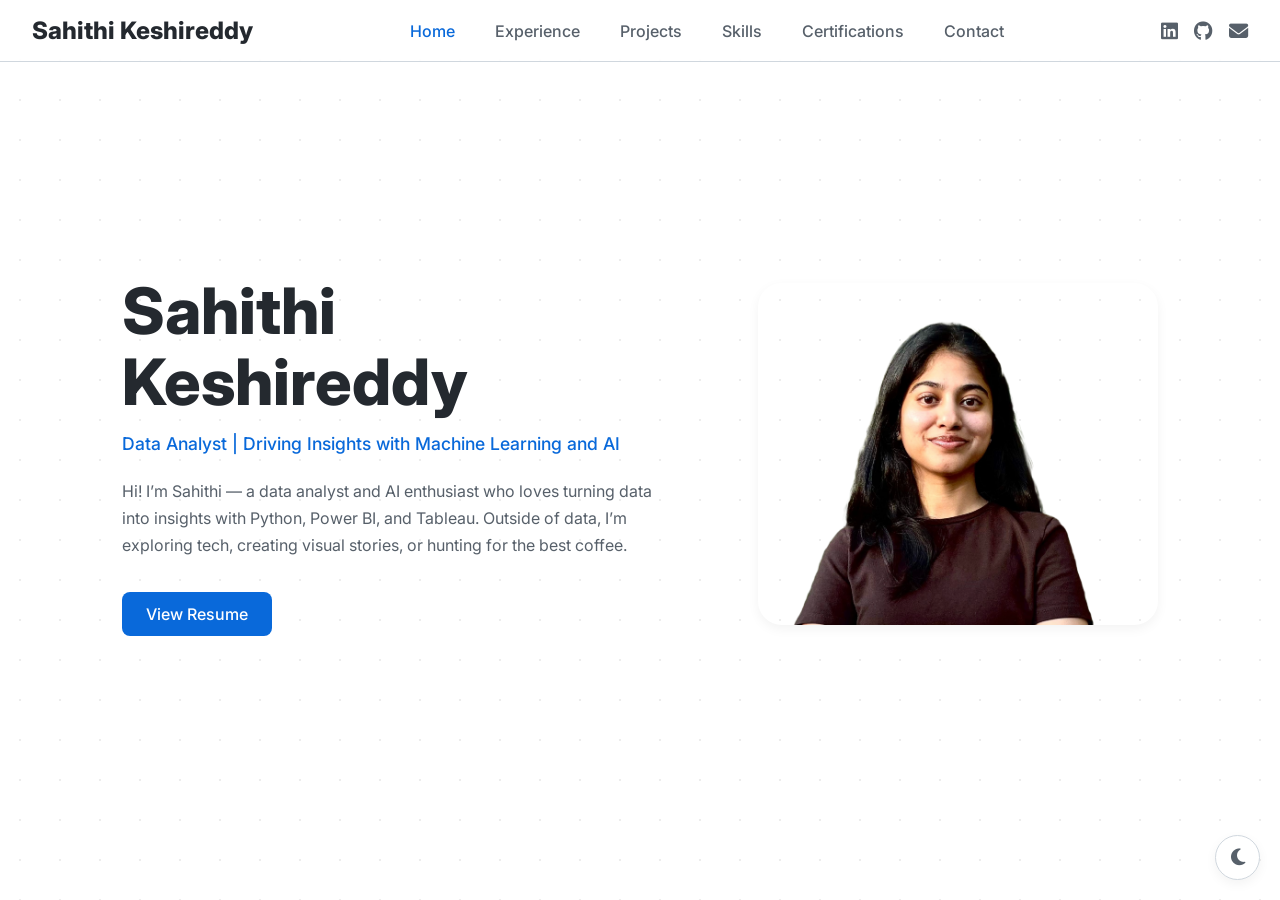
<file: index.html>
<!DOCTYPE html>
<html lang="en">
<head>
    <meta charset="UTF-8"><meta name="viewport" content="width=device-width, initial-scale=1.0"><title>Sahithi Keshireddy | Data Analyst</title><link rel="stylesheet" href="style.css"><link href="https://fonts.googleapis.com/css2?family=Inter:wght@400;500;700;800&display=swap" rel="stylesheet"><link rel="stylesheet" href="https://cdnjs.cloudflare.com/ajax/libs/font-awesome/6.4.0/css/all.min.css">
</head>
<body>

<header>
    <a href="index.html" class="signature">Sahithi Keshireddy</a>
    <nav><ul>
        <li><a href="index.html">Home</a></li>
        <li><a href="experience.html">Experience</a></li>
        <li><a href="projects.html">Projects</a></li>
        <li><a href="skills.html">Skills</a></li>
        <li><a href="certifications.html">Certifications</a></li>
        <li><a href="contact.html">Contact</a></li>
    </ul></nav>
    <div class="header-socials">
        <a href="https://linkedin.com/in/sahithikeshireddy" target="_blank" class="social-icon" title="LinkedIn"><i class="fab fa-linkedin"></i></a>
        <a href="https://github.com/ksahi" target="_blank" class="social-icon" title="GitHub"><i class="fab fa-github"></i></a>
        <a href="mailto:keshireddysahithi@outlook.com" class="social-icon" title="Email"><i class="fas fa-envelope"></i></a>
    </div>
</header>
<main>
    <div class="home-container">
        <div class="home-text animate-on-scroll">
            <h1>Sahithi Keshireddy</h1>
            <p class="subtitle">Data Analyst | Driving Insights with Machine Learning and AI</p>
            <p class="bio">Hi! I’m Sahithi — a data analyst and AI enthusiast who loves turning data into insights with Python, Power BI, and Tableau. Outside of data, I’m exploring tech, creating visual stories, or hunting for the best coffee.</p>
            <a href="experience.html" target="_blank" class="home-button">View Resume</a>
        </div>
        <div class="home-image animate-on-scroll">
            <img src="Adobe Express - file.png" alt="A professional headshot of Sahithi Keshireddy">
        </div>
    </div>
</main>
<button id="theme-toggle" title="Toggle theme"><i class="fas fa-moon"></i></button>
<script src="script.js"></script>

</body>
</html>
</file>
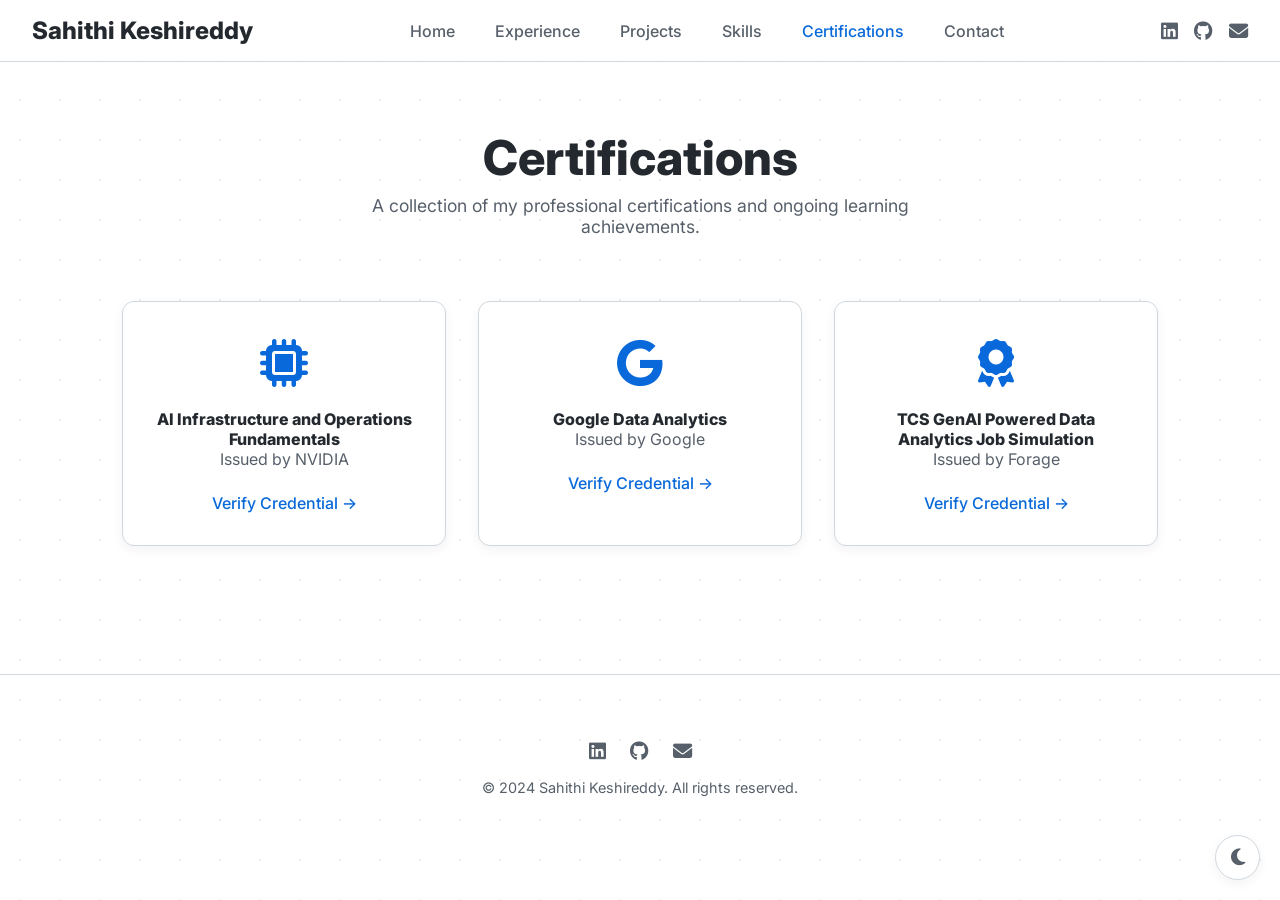
<file: certifications.html>
<!DOCTYPE html>
<html lang="en">
<head>
    <meta charset="UTF-8"><meta name="viewport" content="width=device-width, initial-scale=1.0"><title>Certifications | Sahithi Keshireddy</title><link rel="stylesheet" href="style.css"><link href="https://fonts.googleapis.com/css2?family=Inter:wght@400;500;700;800&display=swap" rel="stylesheet"><link rel="stylesheet" href="https://cdnjs.cloudflare.com/ajax/libs/font-awesome/6.4.0/css/all.min.css">
</head>
<body>
<header>
    <a href="index.html" class="signature">Sahithi Keshireddy</a>
    <nav><ul>
        <li><a href="index.html">Home</a></li>
        <li><a href="experience.html">Experience</a></li>
        <li><a href="projects.html">Projects</a></li>
        <li><a href="skills.html">Skills</a></li>
        <li><a href="certifications.html" class="active-link">Certifications</a></li>
        <li><a href="contact.html">Contact</a></li>
    </ul></nav>
    <div class="header-socials">
        <a href="https://linkedin.com/in/sahithikeshireddy" target="_blank" class="social-icon" title="LinkedIn"><i class="fab fa-linkedin"></i></a>
        <a href="https://github.com/ksahi" target="_blank" class="social-icon" title="GitHub"><i class="fab fa-github"></i></a>
        <a href="mailto:keshireddysahithi@outlook.com" class="social-icon" title="Email"><i class="fas fa-envelope"></i></a>
    </div>
</header>
<main>
    <div class="page-header animate-on-scroll">
        <h1>Certifications</h1>
        <p>A collection of my professional certifications and ongoing learning achievements.</p>
    </div>
    <section id="certifications-grid" style="padding-top: 0;">
        <div class="project-grid">
            <!-- V8 UPDATE: New Certification Content -->
            <div class="cert-card animate-on-scroll">
                <div class="cert-card-icon"><i class="fas fa-microchip"></i></div>
                <div class="cert-card-content">
                    <h4>AI Infrastructure and Operations Fundamentals</h4>
                    <p class="cert-issuer">Issued by NVIDIA</p>
                    <a href="#" class="cert-link" target="_blank">Verify Credential →</a>
                </div>
            </div>
            <div class="cert-card animate-on-scroll">
                <div class="cert-card-icon"><i class="fab fa-google"></i></div>
                <div class="cert-card-content">
                    <h4>Google Data Analytics</h4>
                    <p class="cert-issuer">Issued by Google</p>
                    <a href="#" class="cert-link" target="_blank">Verify Credential →</a>
                </div>
            </div>
            <div class="cert-card animate-on-scroll">
                <div class="cert-card-icon"><i class="fas fa-award"></i></div>
                <div class="cert-card-content">
                    <h4>TCS GenAI Powered Data Analytics Job Simulation</h4>
                    <p class="cert-issuer">Issued by Forage</p>
                    <a href="#" class="cert-link" target="_blank">Verify Credential →</a>
                </div>
            </div>
        </div>
    </section>
</main>
<footer>
    <div class="footer-socials">
        <a href="https://linkedin.com/in/sahithikeshireddy" target="_blank" class="social-icon" title="LinkedIn"><i class="fab fa-linkedin"></i></a>
        <a href="https://github.com/ksahi" target="_blank" class="social-icon" title="GitHub"><i class="fab fa-github"></i></a>
        <a href="mailto:keshireddysahithi@outlook.com" class="social-icon" title="Email"><i class="fas fa-envelope"></i></a>
    </div>
    <p>© 2024 Sahithi Keshireddy. All rights reserved.</p>
</footer>
<!-- V8 UPDATE: Relocated Theme Toggle -->
<button id="theme-toggle" title="Toggle theme"><i class="fas fa-moon"></i></button>
<script src="script.js"></script>
</body>
</html>
</file>
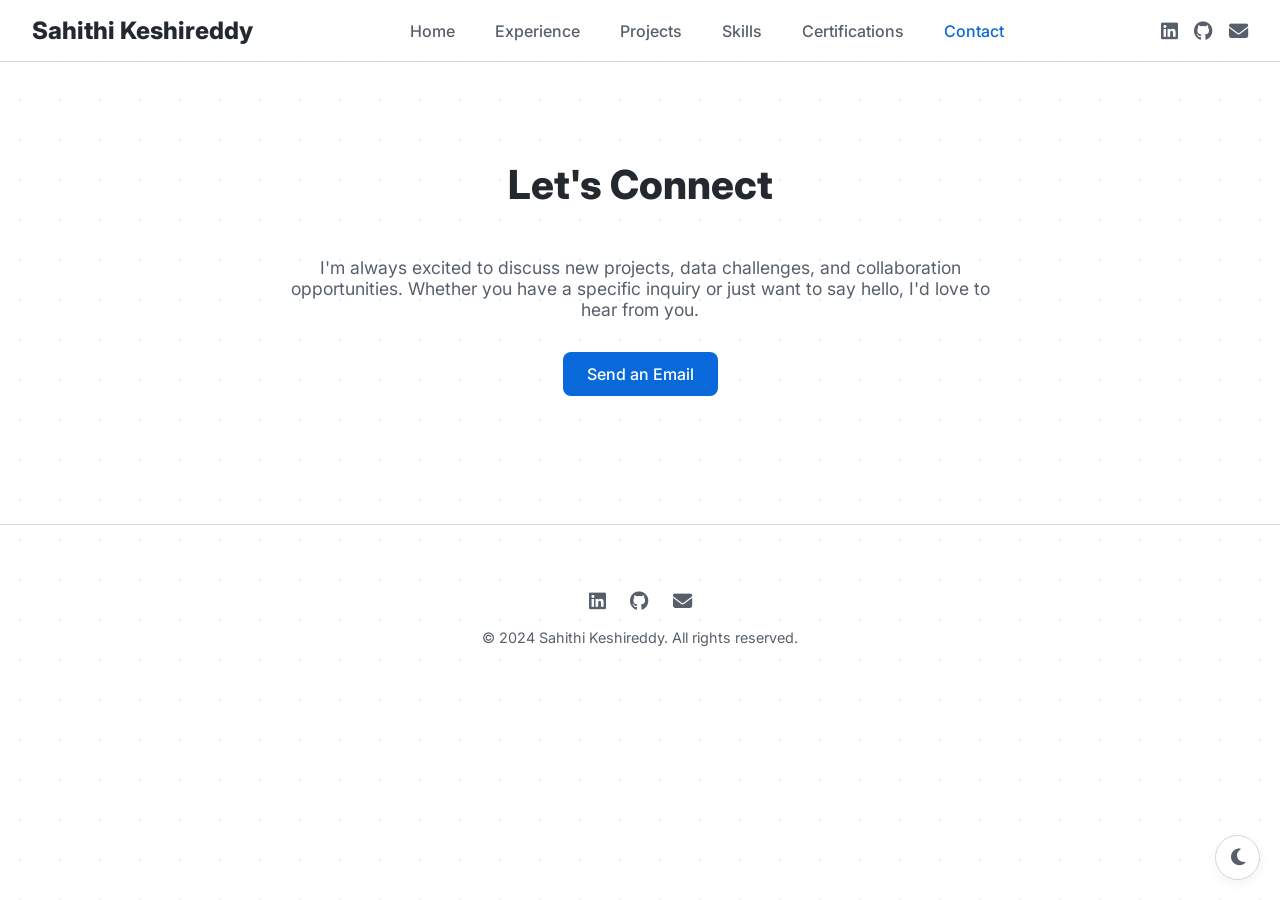
<file: contact.html>
<!DOCTYPE html>
<html lang="en">
<head>
    <meta charset="UTF-8"><meta name="viewport" content="width=device-width, initial-scale=1.0"><title>Contact | Sahithi Keshireddy</title><link rel="stylesheet" href="style.css"><link href="https://fonts.googleapis.com/css2?family=Inter:wght@400;500;700;800&display=swap" rel="stylesheet"><link rel="stylesheet" href="https://cdnjs.cloudflare.com/ajax/libs/font-awesome/6.4.0/css/all.min.css">
</head>
<body>
<header>
    <a href="index.html" class="signature">Sahithi Keshireddy</a>
    <nav><ul>
        <li><a href="index.html">Home</a></li>
        <li><a href="experience.html">Experience</a></li>
        <li><a href="projects.html">Projects</a></li>
        <li><a href="skills.html">Skills</a></li>
        <li><a href="certifications.html">Certifications</a></li>
        <li><a href="contact.html" class="active-link">Contact</a></li>
    </ul></nav>
    <div class="header-socials">
        <a href="https://linkedin.com/in/sahithikeshireddy" target="_blank" class="social-icon" title="LinkedIn"><i class="fab fa-linkedin"></i></a>
        <a href="https://github.com/ksahi" target="_blank" class="social-icon" title="GitHub"><i class="fab fa-github"></i></a>
        <a href="mailto:keshireddysahithi@outlook.com" class="social-icon" title="Email"><i class="fas fa-envelope"></i></a>
    </div>
</header>
<main>
    <section class="contact-section">
        <div class="contact-content animate-on-scroll">
            <h2 class="section-title">Let's Connect</h2>
            <p>I'm always excited to discuss new projects, data challenges, and collaboration opportunities. Whether you have a specific inquiry or just want to say hello, I'd love to hear from you.</p>
            <!-- V8 UPDATE: Button text changed for better alignment -->
            <a href="mailto:keshireddysahithi@outlook.com" class="home-button">Send an Email</a>
        </div>
    </section>
</main>
<footer>
    <div class="footer-socials">
        <a href="https://linkedin.com/in/sahithikeshireddy" target="_blank" class="social-icon" title="LinkedIn"><i class="fab fa-linkedin"></i></a>
        <a href="https://github.com/ksahi" target="_blank" class="social-icon" title="GitHub"><i class="fab fa-github"></i></a>
        <a href="mailto:keshireddysahithi@outlook.com" class="social-icon" title="Email"><i class="fas fa-envelope"></i></a>
    </div>
    <p>© 2024 Sahithi Keshireddy. All rights reserved.</p>
</footer>
<!-- V8 UPDATE: Relocated Theme Toggle -->
<button id="theme-toggle" title="Toggle theme"><i class="fas fa-moon"></i></button>
<script src="script.js"></script>
</body>
</html>
</file>
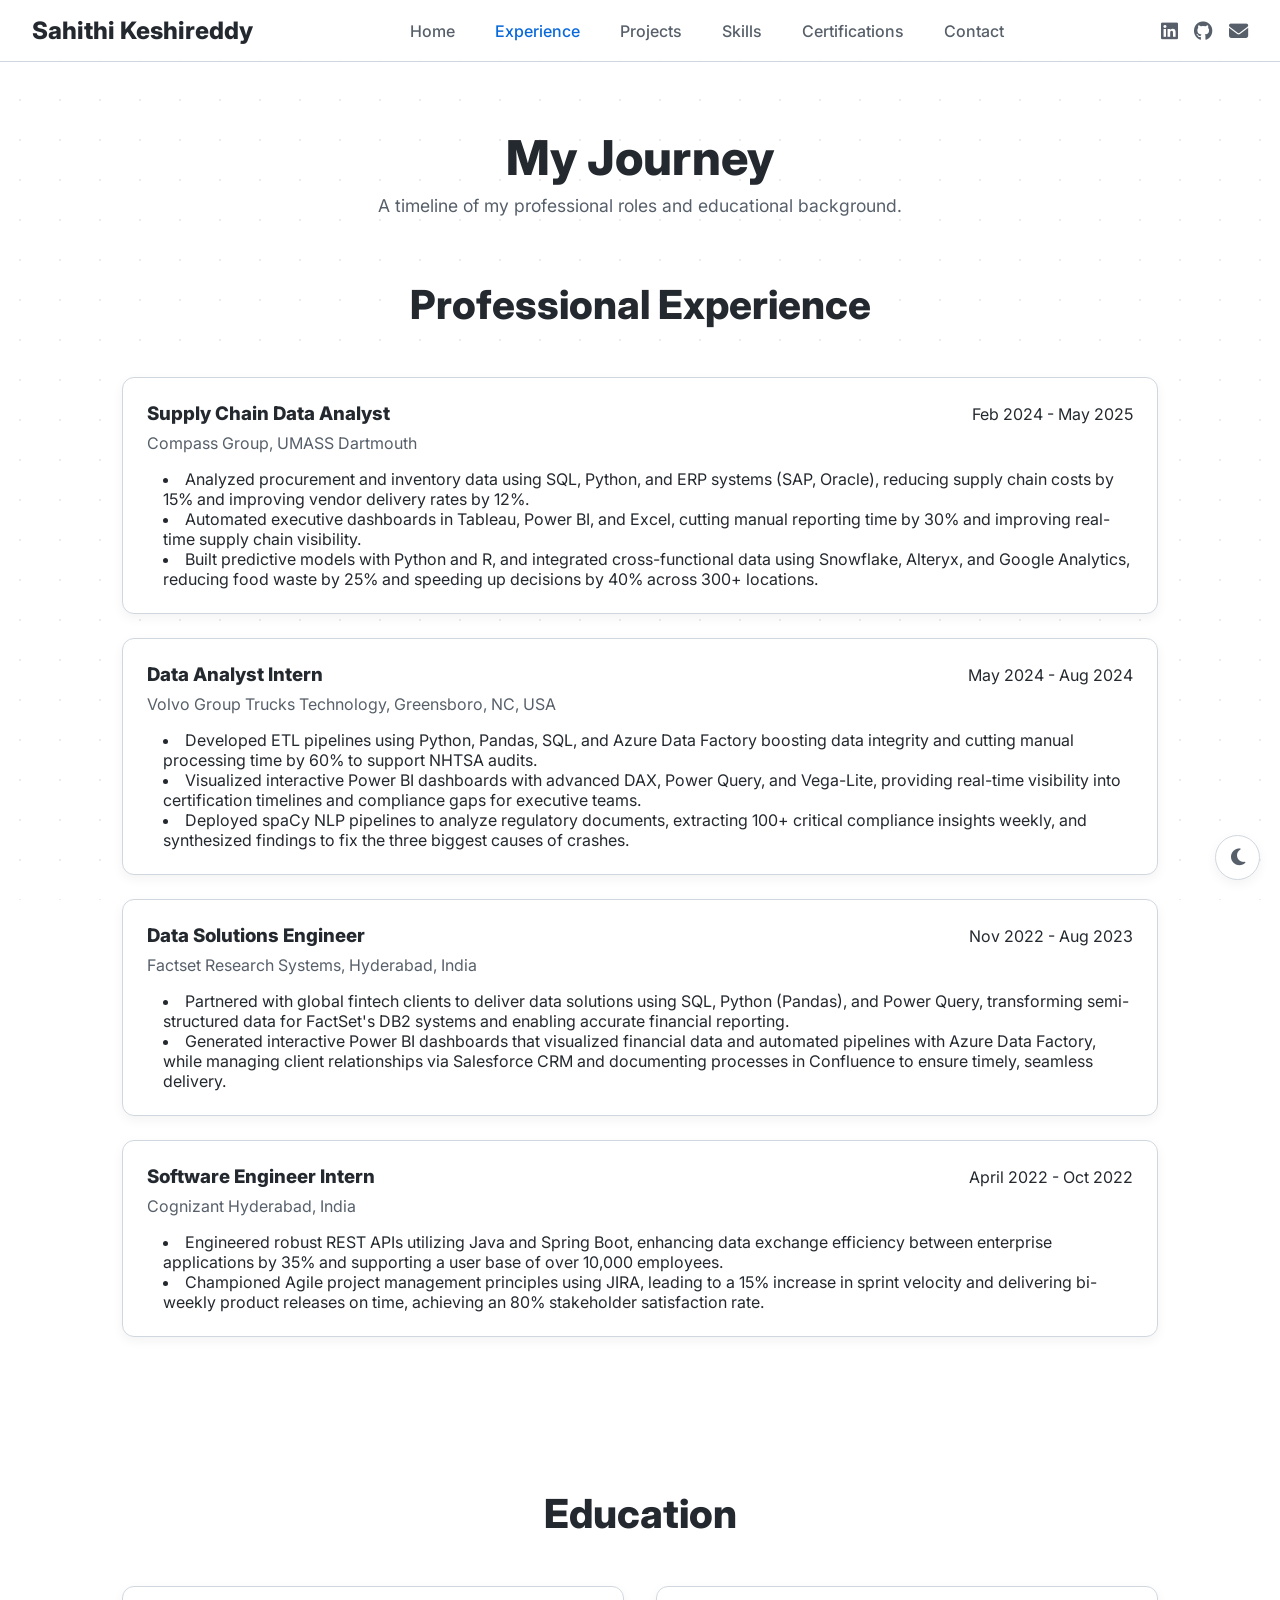
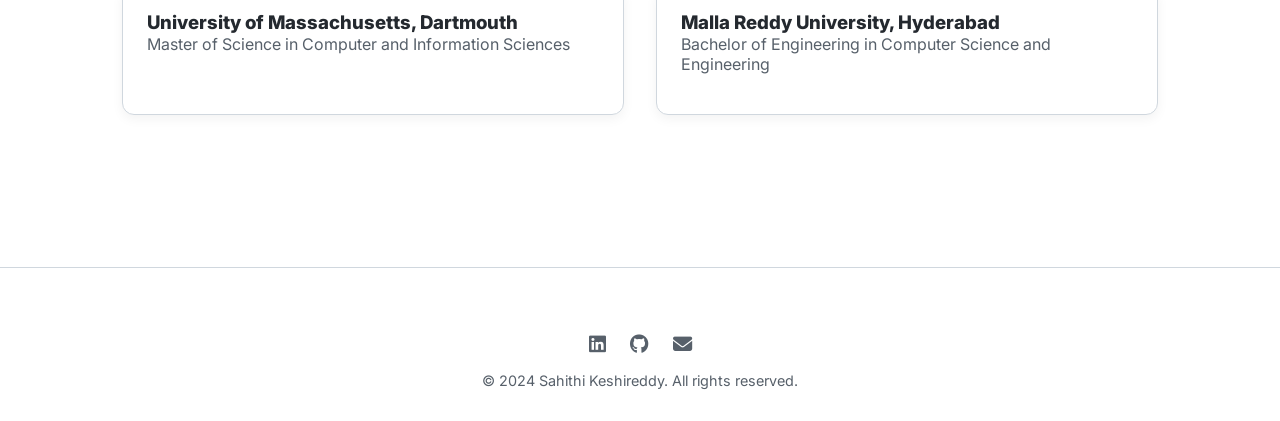
<file: experience.html>
<!DOCTYPE html>
<html lang="en">
<head>
    <meta charset="UTF-8"><meta name="viewport" content="width=device-width, initial-scale=1.0"><title>Experience | Sahithi Keshireddy</title><link rel="stylesheet" href="style.css"><link href="https://fonts.googleapis.com/css2?family=Inter:wght@400;500;700;800&display=swap" rel="stylesheet"><link rel="stylesheet" href="https://cdnjs.cloudflare.com/ajax/libs/font-awesome/6.4.0/css/all.min.css">
</head>
<body>

<header>
    <a href="index.html" class="signature">Sahithi Keshireddy</a>
    <nav><ul>
        <li><a href="index.html">Home</a></li>
        <li><a href="experience.html" class="active-link">Experience</a></li>
        <li><a href="projects.html">Projects</a></li>
        <li><a href="skills.html">Skills</a></li>
        <li><a href="certifications.html">Certifications</a></li>
        <li><a href="contact.html">Contact</a></li>
    </ul></nav>
    <div class="header-socials">
        <a href="https://linkedin.com/in/sahithikeshireddy" target="_blank" class="social-icon" title="LinkedIn"><i class="fab fa-linkedin"></i></a>
        <a href="https://github.com/ksahi" target="_blank" class="social-icon" title="GitHub"><i class="fab fa-github"></i></a>
        <a href="mailto:keshireddysahithi@outlook.com" class="social-icon" title="Email"><i class="fas fa-envelope"></i></a>
    </div>
</header>
<main>
    <div class="page-header animate-on-scroll"><h1>My Journey</h1><p>A timeline of my professional roles and educational background.</p></div>
    <section id="experience" style="padding-top:0;">
        <h2 class="section-title animate-on-scroll">Professional Experience</h2>
        <div class="timeline">
            <div class="timeline-item animate-on-scroll"><div class="item-header"><h3>Supply Chain Data Analyst</h3><span>Feb 2024 - May 2025</span></div><p class="item-meta">Compass Group, UMASS Dartmouth</p><div class="content"><ul><li>Analyzed procurement and inventory data using SQL, Python, and ERP systems (SAP, Oracle), reducing supply chain costs by 15% and improving vendor delivery rates by 12%.</li><li>Automated executive dashboards in Tableau, Power BI, and Excel, cutting manual reporting time by 30% and improving real-time supply chain visibility.</li><li>Built predictive models with Python and R, and integrated cross-functional data using Snowflake, Alteryx, and Google Analytics, reducing food waste by 25% and speeding up decisions by 40% across 300+ locations.</li></ul></div></div>
            <div class="timeline-item animate-on-scroll"><div class="item-header"><h3>Data Analyst Intern</h3><span>May 2024 - Aug 2024</span></div><p class="item-meta">Volvo Group Trucks Technology, Greensboro, NC, USA</p><div class="content"><ul><li>Developed ETL pipelines using Python, Pandas, SQL, and Azure Data Factory boosting data integrity and cutting manual processing time by 60% to support NHTSA audits.</li><li>Visualized interactive Power BI dashboards with advanced DAX, Power Query, and Vega-Lite, providing real-time visibility into certification timelines and compliance gaps for executive teams.</li><li>Deployed spaCy NLP pipelines to analyze regulatory documents, extracting 100+ critical compliance insights weekly, and synthesized findings to fix the three biggest causes of crashes.</li></ul></div></div>
            <div class="timeline-item animate-on-scroll"><div class="item-header"><h3>Data Solutions Engineer</h3><span>Nov 2022 - Aug 2023</span></div><p class="item-meta">Factset Research Systems, Hyderabad, India</p><div class="content"><ul><li>Partnered with global fintech clients to deliver data solutions using SQL, Python (Pandas), and Power Query, transforming semi-structured data for FactSet's DB2 systems and enabling accurate financial reporting.</li><li>Generated interactive Power BI dashboards that visualized financial data and automated pipelines with Azure Data Factory, while managing client relationships via Salesforce CRM and documenting processes in Confluence to ensure timely, seamless delivery.</li></ul></div></div>
            <div class="timeline-item animate-on-scroll"><div class="item-header"><h3>Software Engineer Intern</h3><span>April 2022 - Oct 2022</span></div><p class="item-meta">Cognizant Hyderabad, India</p><div class="content"><ul><li>Engineered robust REST APIs utilizing Java and Spring Boot, enhancing data exchange efficiency between enterprise applications by 35% and supporting a user base of over 10,000 employees.</li><li>Championed Agile project management principles using JIRA, leading to a 15% increase in sprint velocity and delivering bi-weekly product releases on time, achieving an 80% stakeholder satisfaction rate.</li></ul></div></div>
        </div>
    </section>

    <!-- V7 UPDATE: New Education Layout -->
    <section id="education">
        <h2 class="section-title animate-on-scroll">Education</h2>
        <div class="education-grid">
            <div class="timeline-item animate-on-scroll">
                <h3>University of Massachusetts, Dartmouth</h3>
                <p class="item-meta">Master of Science in Computer and Information Sciences</p>
            </div>
            <div class="timeline-item animate-on-scroll">
                <h3>Malla Reddy University, Hyderabad</h3>
                <p class="item-meta">Bachelor of Engineering in Computer Science and Engineering</p>
            </div>
        </div>
    </section>
</main>
<footer><div class="footer-socials"><a href="https://linkedin.com/in/sahithikeshireddy" target="_blank" class="social-icon" title="LinkedIn"><i class="fab fa-linkedin"></i></a><a href="https://github.com/ksahi" target="_blank" class="social-icon" title="GitHub"><i class="fab fa-github"></i></a><a href="mailto:keshireddysahithi@outlook.com" class="social-icon" title="Email"><i class="fas fa-envelope"></i></a></div><p>© 2024 Sahithi Keshireddy. All rights reserved.</p></footer>
<button id="theme-toggle" title="Toggle theme"><i class="fas fa-moon"></i></button>
<script src="script.js"></script>
</body>
</html>
</file>
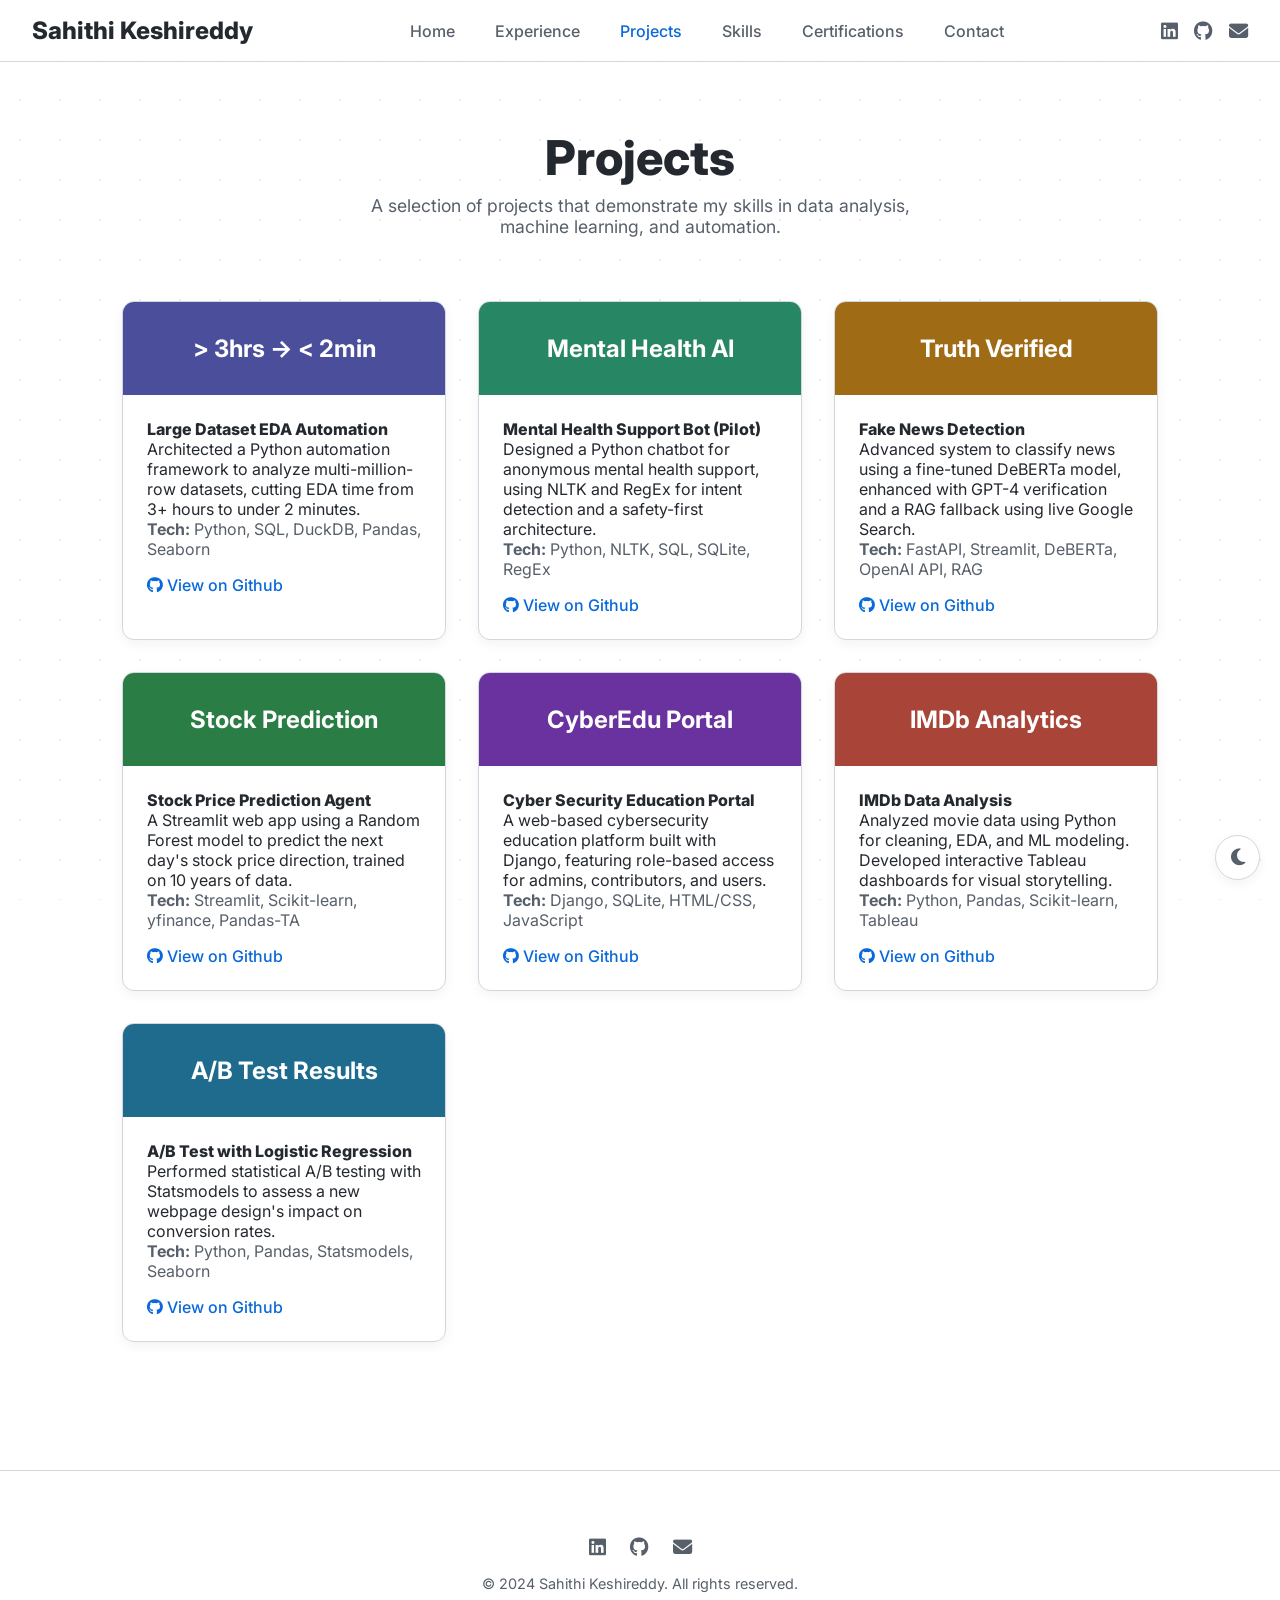
<file: projects.html>
<!DOCTYPE html>
<html lang="en">
<head>
    <meta charset="UTF-8"><meta name="viewport" content="width=device-width, initial-scale=1.0"><title>Projects | Sahithi Keshireddy</title><link rel="stylesheet" href="style.css"><link href="https://fonts.googleapis.com/css2?family=Inter:wght@400;500;700;800&display=swap" rel="stylesheet"><link rel="stylesheet" href="https://cdnjs.cloudflare.com/ajax/libs/font-awesome/6.4.0/css/all.min.css">
</head>
<body>

<header>
    <a href="index.html" class="signature">Sahithi Keshireddy</a>
    <nav><ul>
        <li><a href="index.html">Home</a></li>
        <li><a href="experience.html">Experience</a></li>
        <li><a href="projects.html">Projects</a></li>
        <li><a href="skills.html">Skills</a></li>
        <li><a href="certifications.html">Certifications</a></li>
        <li><a href="contact.html">Contact</a></li>
    </ul></nav>
    <div class="header-socials">
        <a href="https://linkedin.com/in/sahithikeshireddy" target="_blank" class="social-icon" title="LinkedIn"><i class="fab fa-linkedin"></i></a>
        <a href="https://github.com/ksahi" target="_blank" class="social-icon" title="GitHub"><i class="fab fa-github"></i></a>
        <a href="mailto:keshireddysahithi@outlook.com" class="social-icon" title="Email"><i class="fas fa-envelope"></i></a>
    </div>
</header>
<main>
    <div class="page-header animate-on-scroll"><h1>Projects</h1><p>A selection of projects that demonstrate my skills in data analysis, machine learning, and automation.</p></div>
    <section id="projects" style="padding-top: 0;"><div class="project-grid">
    
        <div class="project-card animate-on-scroll"><div class="project-banner" style="background: #4a4e9b;"><h3>> 3hrs → < 2min</h3></div><div class="project-content"><h4>Large Dataset EDA Automation</h4><p>Architected a Python automation framework to analyze multi-million-row datasets, cutting EDA time from 3+ hours to under 2 minutes.</p><div class="project-tech"><strong>Tech:</strong> Python, SQL, DuckDB, Pandas, Seaborn</div><a href="https://github.com/k-sahi/Large-Dataset-EDA-Automation" class="project-link" target="_blank"><i class="fab fa-github"></i> View on Github</a></div></div>
        
        <div class="project-card animate-on-scroll"><div class="project-banner" style="background: #278664;"><h3>Mental Health AI</h3></div><div class="project-content"><h4>Mental Health Support Bot (Pilot)</h4><p>Designed a Python chatbot for anonymous mental health support, using NLTK and RegEx for intent detection and a safety-first architecture.</p><div class="project-tech"><strong>Tech:</strong> Python, NLTK, SQL, SQLite, RegEx</div><a href="https://github.com/k-sahi/Mental-Health-Support-Bot-Mini-Pilot-" class="project-link" target="_blank"><i class="fab fa-github"></i> View on Github</a></div></div>
       
        <div class="project-card animate-on-scroll"><div class="project-banner" style="background: #9f6b15;"><h3>Truth Verified</h3></div><div class="project-content"><h4>Fake News Detection</h4><p>Advanced system to classify news using a fine-tuned DeBERTa model, enhanced with GPT-4 verification and a RAG fallback using live Google Search.</p><div class="project-tech"><strong>Tech:</strong> FastAPI, Streamlit, DeBERTa, OpenAI API, RAG</div><a href="https://github.com/k-sahi/Fake-news-detection" class="project-link" target="_blank"><i class="fab fa-github"></i> View on Github</a></div></div>
        
        <div class="project-card animate-on-scroll"><div class="project-banner" style="background: #2a7d45;"><h3>Stock Prediction</h3></div><div class="project-content"><h4>Stock Price Prediction Agent</h4><p>A Streamlit web app using a Random Forest model to predict the next day's stock price direction, trained on 10 years of data.</p><div class="project-tech"><strong>Tech:</strong> Streamlit, Scikit-learn, yfinance, Pandas-TA</div><a href="https://github.com/k-sahi/Stock-price-prediction" class="project-link" target="_blank"><i class="fab fa-github"></i> View on Github</a></div></div>
        
        <div class="project-card animate-on-scroll"><div class="project-banner" style="background: #6a329f;"><h3>CyberEdu Portal</h3></div><div class="project-content"><h4>Cyber Security Education Portal</h4><p>A web-based cybersecurity education platform built with Django, featuring role-based access for admins, contributors, and users.</p><div class="project-tech"><strong>Tech:</strong> Django, SQLite, HTML/CSS, JavaScript</div><a href="https://github.com/k-sahi/CyberEduPortal" class="project-link" target="_blank"><i class="fab fa-github"></i> View on Github</a></div></div>
        
        <div class="project-card animate-on-scroll"><div class="project-banner" style="background: #a94438;"><h3>IMDb Analytics</h3></div><div class="project-content"><h4>IMDb Data Analysis</h4><p>Analyzed movie data using Python for cleaning, EDA, and ML modeling. Developed interactive Tableau dashboards for visual storytelling.</p><div class="project-tech"><strong>Tech:</strong> Python, Pandas, Scikit-learn, Tableau</div><a href="https://github.com/k-sahi/IMDB-Data-Analysis" class="project-link" target="_blank"><i class="fab fa-github"></i> View on Github</a></div></div>
        
        <div class="project-card animate-on-scroll"><div class="project-banner" style="background: #1f6b8e;"><h3>A/B Test Results</h3></div><div class="project-content"><h4>A/B Test with Logistic Regression</h4><p>Performed statistical A/B testing with Statsmodels to assess a new webpage design's impact on conversion rates.</p><div class="project-tech"><strong>Tech:</strong> Python, Pandas, Statsmodels, Seaborn</div><a href="https://github.com/k-sahi/A-B_Test-with-Logistic-Regression" class="project-link" target="_blank"><i class="fab fa-github"></i> View on Github</a></div></div>
    </div></section>
</main>
<footer><div class="footer-socials"><a href="https://linkedin.com/in/sahithikeshireddy" target="_blank" class="social-icon" title="LinkedIn"><i class="fab fa-linkedin"></i></a><a href="https://github.com/ksahi" target="_blank" class="social-icon" title="GitHub"><i class="fab fa-github"></i></a><a href="mailto:keshireddysahithi@outlook.com" class="social-icon" title="Email"><i class="fas fa-envelope"></i></a></div><p>© 2024 Sahithi Keshireddy. All rights reserved.</p></footer>
<button id="theme-toggle" title="Toggle theme"><i class="fas fa-moon"></i></button>
<script src="script.js"></script>
</body>
</html>
</file>
<file: style.css>
/* --- style.css (V8.2 - With Reactive Background) --- */

/* VARIABLES & GENERAL STYLES */
:root {
    --bg-light: #ffffff;
    --bg-dark: #0d1117;
    --card-bg-light: #ffffff;
    --card-bg-dark: #161b22;
    --text-light: #24292f;
    --text-dark: #c9d1d9;
    --text-secondary-light: #57606a;
    --text-secondary-dark: #8b949e;
    --highlight-color: #0969da;
    --border-color-light: #d0d7de;
    --border-color-dark: #30363d;
    --shadow-light: 0 4px 12px rgba(0,0,0,0.05);
    --shadow-dark: 0 4px 12px rgba(0,0,0,0.2);
    /* --- NEW ---: Variables for the reactive background effect */
    --grid-color-light: rgba(0,0,0,0.07);
    --grid-color-dark: rgba(255,255,255,0.07);
    --spotlight-color-light: rgba(0,0,0,0.05);
    --spotlight-color-dark: rgba(255,255,255,0.05);
}

html { scroll-behavior: smooth; }
* { margin: 0; padding: 0; box-sizing: border-box; }
body {
    font-family: 'Inter', -apple-system, BlinkMacSystemFont, "Segoe UI", Helvetica, Arial, sans-serif;
    background-color: var(--bg-light);
    color: var(--text-light);
    transition: background-color 0.3s ease, color 0.3s ease;
    padding-top: 6rem;
}
body.dark-mode { background-color: var(--bg-dark); color: var(--text-dark); }

/* --- NEW: REACTIVE BACKGROUND VISUALIZATION --- */
body::before {
    content: '';
    position: fixed;
    top: 0;
    left: 0;
    width: 100vw;
    height: 100vh;
    z-index: -1;
    background-image: radial-gradient(circle, var(--grid-color-light) 1px, transparent 1px);
    background-size: 2.5rem 2.5rem;
}
body::after {
    content: '';
    position: fixed;
    top: 0;
    left: 0;
    width: 100vw;
    height: 100vh;
    z-index: -1;
    background: radial-gradient(
            circle 400px at var(--mouse-x, -1000px) var(--mouse-y, -1000px),
            var(--spotlight-color-light),
            transparent 80%
    );
}
body.dark-mode::before {
    background-image: radial-gradient(circle, var(--grid-color-dark) 1px, transparent 1px);
}
body.dark-mode::after {
    background: radial-gradient(
            circle 400px at var(--mouse-x, -1000px) var(--mouse-y, -1000px),
            var(--spotlight-color-dark),
            transparent 80%
    );
}
/* --- END OF NEW CODE --- */


main { max-width: 1100px; margin: 0 auto; padding: 0 2rem; }
h1, h2, h3, h4 { font-family: 'Inter', sans-serif; font-weight: 800; }
section { padding: 4rem 0; }
.section-title { font-size: 2.5rem; font-weight: 800; margin-bottom: 3rem; text-align: center; }

/* FIXED THEME TOGGLE (From your project) */
#theme-toggle {
    position: fixed;
    bottom: 20px;
    right: 20px;
    background: var(--card-bg-light);
    border: 1px solid var(--border-color-light);
    width: 45px;
    height: 45px;
    border-radius: 50%;
    display: flex;
    align-items: center;
    justify-content: center;
    font-size: 1.2rem;
    cursor: pointer;
    z-index: 1000;
    color: var(--text-secondary-light);
    transition: all 0.3s ease;
    box-shadow: var(--shadow-light);
}
body.dark-mode #theme-toggle {
    background: var(--card-bg-dark);
    border-color: var(--border-color-dark);
    color: var(--text-secondary-dark);
    box-shadow: var(--shadow-dark);
}
#theme-toggle:hover {
    transform: scale(1.1) rotate(45deg);
    color: var(--highlight-color);
}

/* HEADER & NAVIGATION */
header {
    position: fixed;
    top: 0;
    left: 0;
    width: 100%;
    display: flex;
    align-items: center;
    justify-content: space-between;
    padding: 1rem 2rem;
    background-color: rgba(255, 255, 255, 0.8);
    backdrop-filter: blur(10px);
    -webkit-backdrop-filter: blur(10px);
    border-bottom: 1px solid var(--border-color-light);
    z-index: 100;
    transition: background-color 0.3s, border-color 0.3s;
}
body.dark-mode header {
    background-color: rgba(13, 17, 23, 0.8);
    border-color: var(--border-color-dark);
}
.signature { font-weight: 800; font-size: 1.5rem; text-decoration: none; color: var(--text-light); }
body.dark-mode .signature { color: var(--text-dark); }
nav { flex-grow: 1; }
nav ul { display: flex; justify-content: center; list-style: none; gap: 2.5rem; }
nav a { text-decoration: none; color: var(--text-secondary-light); font-size: 1rem; font-weight: 500; transition: color 0.3s ease; }
body.dark-mode nav a { color: var(--text-secondary-dark); }
nav a:hover, nav a.active-link { color: var(--highlight-color); }
.header-socials { display: flex; gap: 1rem; }
.social-icon { color: var(--text-secondary-light); font-size: 1.2rem; transition: color 0.3s ease, transform 0.3s ease; }
body.dark-mode .social-icon { color: var(--text-secondary-dark); }
.social-icon:hover { color: var(--highlight-color); transform: scale(1.1); }

/* ANIMATIONS */
.animate-on-scroll { opacity: 0; transform: translateY(20px); transition: opacity 0.6s ease-out, transform 0.6s ease-out; }
.animate-on-scroll.visible { opacity: 1; transform: translateY(0); }

/* HOME PAGE */
.home-container { display: flex; align-items: center; justify-content: space-between; gap: 4rem; min-height: 80vh; padding: 2rem 0; }
.home-text { max-width: 550px; }
.home-text h1 { font-size: clamp(3rem, 5vw, 4.5rem); line-height: 1.1; margin-bottom: 1rem; }
.home-text .subtitle { font-size: 1.1rem; color: var(--highlight-color); margin-bottom: 1.5rem; font-weight: 500; }
.home-text .bio { font-size: 1rem; line-height: 1.7; color: var(--text-secondary-light); margin-bottom: 2rem; }
body.dark-mode .home-text .bio { color: var(--text-secondary-dark); }
.home-socials { display: flex; gap: 1.5rem; margin-bottom: 2rem; }
.home-socials .social-icon { font-size: 1.5rem; }
.home-button { display: inline-block; background: var(--highlight-color); color: white; padding: 12px 24px; text-decoration: none; border-radius: 8px; font-weight: 500; transition: all 0.3s ease; }
.home-button:hover { transform: translateY(-3px); box-shadow: 0 4px 20px rgba(9, 105, 218, 0.4); }
.home-image { max-width: 400px; }
.home-image img { width: 100%; border-radius: 24px; box-shadow: var(--shadow-light); }
body.dark-mode .home-image img { box-shadow: var(--shadow-dark); }

/* OTHER PAGES (Projects, Experience, Skills, etc.) */
.page-header { text-align: center; margin-bottom: 4rem; padding-top: 2rem; }
.page-header h1 { font-size: 3rem; margin-bottom: 0.5rem; }
.page-header p { font-size: 1.1rem; color: var(--text-secondary-light); max-width: 600px; margin: 0 auto; }
body.dark-mode .page-header p { color: var(--text-secondary-dark); }
.project-grid { display: grid; grid-template-columns: repeat(auto-fit, minmax(320px, 1fr)); gap: 2rem; }
.project-card, .timeline-item, .simple-item, .cert-card { background: var(--card-bg-light); border: 1px solid var(--border-color-light); border-radius: 12px; box-shadow: var(--shadow-light); transition: transform 0.3s ease, box-shadow 0.3s ease; }
body.dark-mode .project-card, body.dark-mode .timeline-item, body.dark-mode .simple-item, body.dark-mode .cert-card { background: var(--card-bg-dark); border-color: var(--border-color-dark); box-shadow: var(--shadow-dark); }
.project-card:hover, .timeline-item:hover, .cert-card:hover { transform: translateY(-5px); box-shadow: 0 8px 25px rgba(0,0,0,0.08); }
body.dark-mode .project-card:hover, body.dark-mode .timeline-item:hover, body.dark-mode .cert-card:hover { box-shadow: 0 8px 25px rgba(0,0,0,0.25); }
.project-banner { padding: 2rem 1.5rem; text-align: center; border-radius: 11px 11px 0 0; }
.project-banner h3 { color: white; font-size: 1.5rem; font-weight: 700; }
.project-content { padding: 1.5rem; }
.project-tech { color: var(--text-secondary-light); }
.timeline-item { padding: 1.5rem; margin-bottom: 1.5rem; }
.item-header { display: flex; justify-content: space-between; align-items: center; margin-bottom: 0.5rem; }
.education-grid { display: grid; grid-template-columns: repeat(auto-fit, minmax(350px, 1fr)); gap: 2rem; }
.cert-card { padding: 2rem; text-align: center; }
.cert-card-icon { font-size: 3rem; color: var(--highlight-color); margin-bottom: 1rem; }
.cert-issuer { color: var(--text-secondary-light); margin-bottom: 1.5rem; }
body.dark-mode .cert-issuer { color: var(--text-secondary-dark); }
.cert-link { font-weight: 500; color: var(--highlight-color); text-decoration: none; }
.skills-layout { display: flex; flex-wrap: wrap; gap: 4rem; align-items: center; justify-content: center; }
.skills-categories { flex: 1.5; min-width: 300px; }
.skill-category { margin-bottom: 2rem; }
.category-title { font-weight: 600; font-size: 1.1rem; margin-bottom: 1rem; position: relative; padding-left: 1rem; }
.category-title::before { content: ''; position: absolute; left: 0; top: 50%; transform: translateY(-50%); height: 80%; width: 4px; background-color: var(--highlight-color); border-radius: 2px; }
.skill-tags { display: flex; flex-wrap: wrap; gap: 0.75rem; }
.skill-tag { background: var(--bg-light); border: 1px solid var(--border-color-light); padding: 0.4rem 0.8rem; border-radius: 6px; font-size: 0.9rem; }
body.dark-mode .skill-tag { background: var(--bg-dark); border-color: var(--border-color-dark); }
.skills-viz { flex: 1; min-width: 300px; max-width: 400px; }
#github-graph img { width: 100%; border-radius: 8px; }

/* Styles from your HTML files for specific pages */
.timeline { position: relative; }
.item-meta { color: var(--text-secondary-light); margin-bottom: 1rem; }
body.dark-mode .item-meta { color: var(--text-secondary-dark); }
.content ul { list-style-position: inside; padding-left: 1rem; }
.project-link { display: inline-block; margin-top: 1rem; color: var(--highlight-color); text-decoration: none; font-weight: 500; }
.contact-section { text-align: center; }
.contact-content { max-width: 700px; margin: 0 auto; }
.contact-content p { margin-bottom: 2rem; font-size: 1.1rem; color: var(--text-secondary-light); }
body.dark-mode .contact-content p { color: var(--text-secondary-dark); }


/* FOOTER */
footer { text-align: center; padding: 4rem 0 2rem 0; border-top: 1px solid var(--border-color-light); margin-top: 4rem; }
body.dark-mode footer { border-color: var(--border-color-dark); }
.footer-socials { display: flex; justify-content: center; gap: 1.5rem; margin-bottom: 1rem; }
footer p { color: var(--text-secondary-light); font-size: 0.9rem; }
body.dark-mode footer p { color: var(--text-secondary-dark); }

/* RESPONSIVE DESIGN */
@media (max-width: 900px) {
    header { flex-direction: column; gap: 1rem; }
    nav { width: 100%; text-align: center; }
    .home-container { flex-direction: column; text-align: center; }
    .home-image { order: -1; margin-bottom: 2rem; }
    .home-socials { justify-content: center; }
}
</file>
